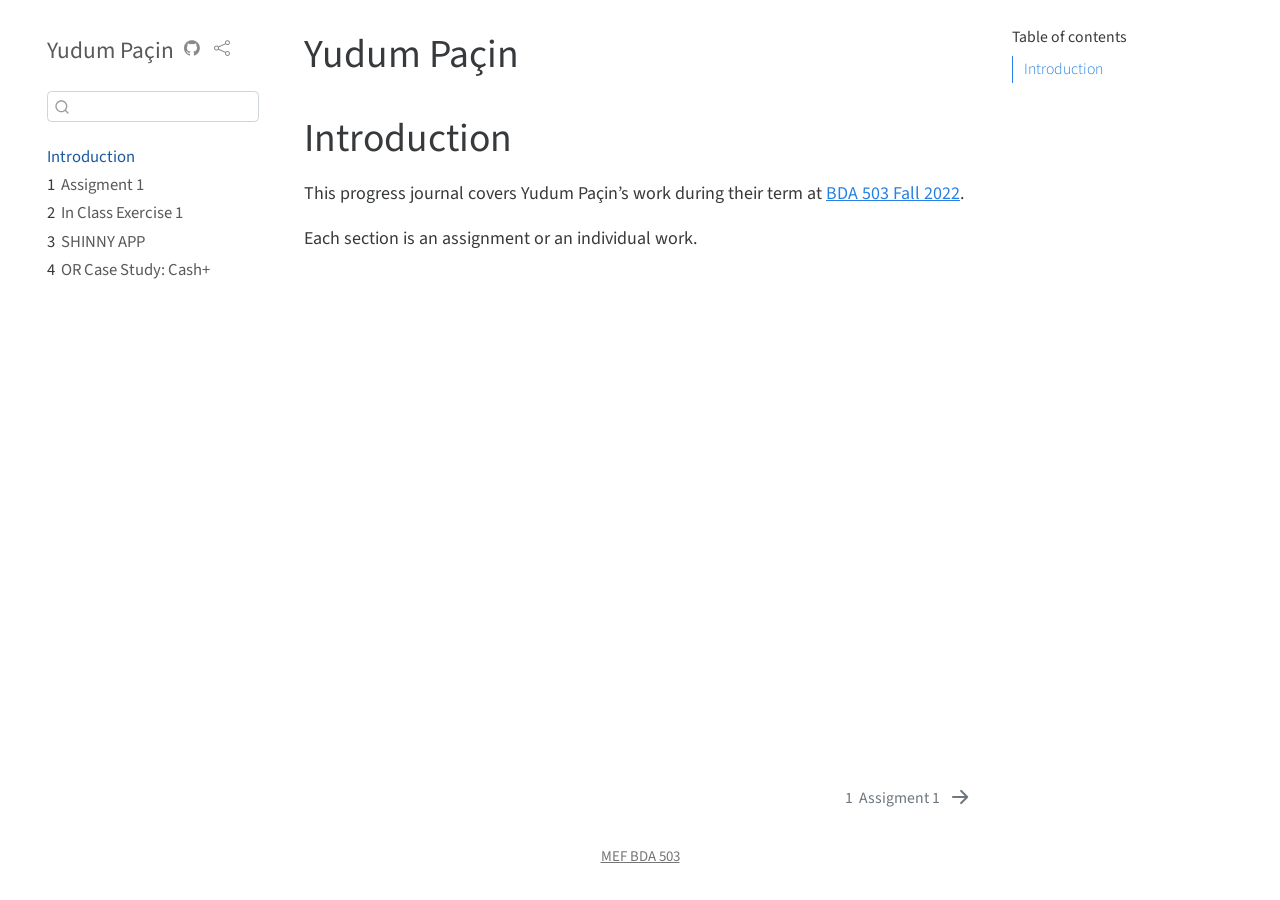
<file: docs/index.html>
<!DOCTYPE html>
<html xmlns="http://www.w3.org/1999/xhtml" lang="en" xml:lang="en"><head>

<meta charset="utf-8">
<meta name="generator" content="quarto-1.1.251">

<meta name="viewport" content="width=device-width, initial-scale=1.0, user-scalable=yes">


<title>Yudum Paçin</title>
<style>
code{white-space: pre-wrap;}
span.smallcaps{font-variant: small-caps;}
div.columns{display: flex; gap: min(4vw, 1.5em);}
div.column{flex: auto; overflow-x: auto;}
div.hanging-indent{margin-left: 1.5em; text-indent: -1.5em;}
ul.task-list{list-style: none;}
ul.task-list li input[type="checkbox"] {
  width: 0.8em;
  margin: 0 0.8em 0.2em -1.6em;
  vertical-align: middle;
}
</style>


<script src="site_libs/quarto-nav/quarto-nav.js"></script>
<script src="site_libs/quarto-nav/headroom.min.js"></script>
<script src="site_libs/clipboard/clipboard.min.js"></script>
<script src="site_libs/quarto-search/autocomplete.umd.js"></script>
<script src="site_libs/quarto-search/fuse.min.js"></script>
<script src="site_libs/quarto-search/quarto-search.js"></script>
<meta name="quarto:offset" content="./">
<link href="./assignment1.html" rel="next">
<script src="site_libs/quarto-html/quarto.js"></script>
<script src="site_libs/quarto-html/popper.min.js"></script>
<script src="site_libs/quarto-html/tippy.umd.min.js"></script>
<script src="site_libs/quarto-html/anchor.min.js"></script>
<link href="site_libs/quarto-html/tippy.css" rel="stylesheet">
<link href="site_libs/quarto-html/quarto-syntax-highlighting.css" rel="stylesheet" id="quarto-text-highlighting-styles">
<script src="site_libs/bootstrap/bootstrap.min.js"></script>
<link href="site_libs/bootstrap/bootstrap-icons.css" rel="stylesheet">
<link href="site_libs/bootstrap/bootstrap.min.css" rel="stylesheet" id="quarto-bootstrap" data-mode="light">
<script id="quarto-search-options" type="application/json">{
  "location": "sidebar",
  "copy-button": false,
  "collapse-after": 3,
  "panel-placement": "start",
  "type": "textbox",
  "limit": 20,
  "language": {
    "search-no-results-text": "No results",
    "search-matching-documents-text": "matching documents",
    "search-copy-link-title": "Copy link to search",
    "search-hide-matches-text": "Hide additional matches",
    "search-more-match-text": "more match in this document",
    "search-more-matches-text": "more matches in this document",
    "search-clear-button-title": "Clear",
    "search-detached-cancel-button-title": "Cancel",
    "search-submit-button-title": "Submit"
  }
}</script>


</head>

<body class="nav-sidebar floating">

<div id="quarto-search-results"></div>
  <header id="quarto-header" class="headroom fixed-top">
  <nav class="quarto-secondary-nav" data-bs-toggle="collapse" data-bs-target="#quarto-sidebar" aria-controls="quarto-sidebar" aria-expanded="false" aria-label="Toggle sidebar navigation" onclick="if (window.quartoToggleHeadroom) { window.quartoToggleHeadroom(); }">
    <div class="container-fluid d-flex justify-content-between">
      <h1 class="quarto-secondary-nav-title">Yudum Paçin</h1>
      <button type="button" class="quarto-btn-toggle btn" aria-label="Show secondary navigation">
        <i class="bi bi-chevron-right"></i>
      </button>
    </div>
  </nav>
</header>
<!-- content -->
<div id="quarto-content" class="quarto-container page-columns page-rows-contents page-layout-article">
<!-- sidebar -->
  <nav id="quarto-sidebar" class="sidebar collapse sidebar-navigation floating overflow-auto">
    <div class="pt-lg-2 mt-2 text-left sidebar-header">
    <div class="sidebar-title mb-0 py-0">
      <a href="./">Yudum Paçin</a> 
        <div class="sidebar-tools-main">
    <a href="https://github.com/pjournal/mef06-yudumpacin" title="Source Code" class="sidebar-tool px-1"><i class="bi bi-github"></i></a>
    <a href="" title="Share" id="sidebar-tool-dropdown-0" class="sidebar-tool dropdown-toggle px-1" data-bs-toggle="dropdown" aria-expanded="false"><i class="bi bi-share"></i></a>
    <ul class="dropdown-menu" aria-labelledby="sidebar-tool-dropdown-0">
        <li>
          <a class="dropdown-item sidebar-tools-main-item" href="https://twitter.com/intent/tweet?url=|url|">
            <i class="bi bi-bi-twitter pe-1"></i>
          Twitter
          </a>
        </li>
        <li>
          <a class="dropdown-item sidebar-tools-main-item" href="https://www.facebook.com/sharer/sharer.php?u=|url|">
            <i class="bi bi-bi-facebook pe-1"></i>
          Facebook
          </a>
        </li>
    </ul>
</div>
    </div>
      </div>
      <div class="mt-2 flex-shrink-0 align-items-center">
        <div class="sidebar-search">
        <div id="quarto-search" class="" title="Search"></div>
        </div>
      </div>
    <div class="sidebar-menu-container"> 
    <ul class="list-unstyled mt-1">
        <li class="sidebar-item">
  <div class="sidebar-item-container"> 
  <a href="./index.html" class="sidebar-item-text sidebar-link active">Introduction</a>
  </div>
</li>
        <li class="sidebar-item">
  <div class="sidebar-item-container"> 
  <a href="./assignment1.html" class="sidebar-item-text sidebar-link"><span class="chapter-number">1</span>&nbsp; <span class="chapter-title">Assigment 1</span></a>
  </div>
</li>
        <li class="sidebar-item">
  <div class="sidebar-item-container"> 
  <a href="./inclass1.html" class="sidebar-item-text sidebar-link"><span class="chapter-number">2</span>&nbsp; <span class="chapter-title">In Class Exercise 1</span></a>
  </div>
</li>
        <li class="sidebar-item">
  <div class="sidebar-item-container"> 
  <a href="./shinnyapp.html" class="sidebar-item-text sidebar-link"><span class="chapter-number">3</span>&nbsp; <span class="chapter-title">SHINNY APP</span></a>
  </div>
</li>
        <li class="sidebar-item">
  <div class="sidebar-item-container"> 
  <a href="./or.html" class="sidebar-item-text sidebar-link"><span class="chapter-number">4</span>&nbsp; <span class="chapter-title">OR Case Study: Cash+</span></a>
  </div>
</li>
    </ul>
    </div>
</nav>
<!-- margin-sidebar -->
    <div id="quarto-margin-sidebar" class="sidebar margin-sidebar">
        <nav id="TOC" role="doc-toc" class="toc-active">
    <h2 id="toc-title">Table of contents</h2>
   
  <ul>
  <li><a href="#introduction" id="toc-introduction" class="nav-link active" data-scroll-target="#introduction">Introduction</a></li>
  </ul>
</nav>
    </div>
<!-- main -->
<main class="content" id="quarto-document-content">

<header id="title-block-header" class="quarto-title-block default">
<div class="quarto-title">
<h1 class="title d-none d-lg-block">Yudum Paçin</h1>
</div>



<div class="quarto-title-meta">

    
    
  </div>
  

</header>

<section id="introduction" class="level1 unnumbered">
<h1 class="unnumbered">Introduction</h1>
<!-- DO NOT TOUCH THIS PART EXCEPT FILLING YOUR OR YOUR GROUP's NAME -->
<p>This progress journal covers Yudum Paçin’s work during their term at <a href="https://mef-bda503.github.io/fall22/">BDA 503 Fall 2022</a>.</p>
<p>Each section is an assignment or an individual work.</p>
<!-- IF THIS IS A GROUP UNCOMMENT BELOW -->
<!-- # Group Members

+ [Member 1](Member 1's Progress Journal URL with https://)  
+ [Member 2](Member 2's Progress Journal URL with https://)
+ [Member 3](Member 3's Progress Journal URL with https://)

# Group Project Details

Our group project is [PROJECT NAME]. [SHORT DESCRIPTION] -->


</section>

</main> <!-- /main -->
<script id="quarto-html-after-body" type="application/javascript">
window.document.addEventListener("DOMContentLoaded", function (event) {
  const toggleBodyColorMode = (bsSheetEl) => {
    const mode = bsSheetEl.getAttribute("data-mode");
    const bodyEl = window.document.querySelector("body");
    if (mode === "dark") {
      bodyEl.classList.add("quarto-dark");
      bodyEl.classList.remove("quarto-light");
    } else {
      bodyEl.classList.add("quarto-light");
      bodyEl.classList.remove("quarto-dark");
    }
  }
  const toggleBodyColorPrimary = () => {
    const bsSheetEl = window.document.querySelector("link#quarto-bootstrap");
    if (bsSheetEl) {
      toggleBodyColorMode(bsSheetEl);
    }
  }
  toggleBodyColorPrimary();  
  const icon = "";
  const anchorJS = new window.AnchorJS();
  anchorJS.options = {
    placement: 'right',
    icon: icon
  };
  anchorJS.add('.anchored');
  const clipboard = new window.ClipboardJS('.code-copy-button', {
    target: function(trigger) {
      return trigger.previousElementSibling;
    }
  });
  clipboard.on('success', function(e) {
    // button target
    const button = e.trigger;
    // don't keep focus
    button.blur();
    // flash "checked"
    button.classList.add('code-copy-button-checked');
    var currentTitle = button.getAttribute("title");
    button.setAttribute("title", "Copied!");
    setTimeout(function() {
      button.setAttribute("title", currentTitle);
      button.classList.remove('code-copy-button-checked');
    }, 1000);
    // clear code selection
    e.clearSelection();
  });
  function tippyHover(el, contentFn) {
    const config = {
      allowHTML: true,
      content: contentFn,
      maxWidth: 500,
      delay: 100,
      arrow: false,
      appendTo: function(el) {
          return el.parentElement;
      },
      interactive: true,
      interactiveBorder: 10,
      theme: 'quarto',
      placement: 'bottom-start'
    };
    window.tippy(el, config); 
  }
  const noterefs = window.document.querySelectorAll('a[role="doc-noteref"]');
  for (var i=0; i<noterefs.length; i++) {
    const ref = noterefs[i];
    tippyHover(ref, function() {
      // use id or data attribute instead here
      let href = ref.getAttribute('data-footnote-href') || ref.getAttribute('href');
      try { href = new URL(href).hash; } catch {}
      const id = href.replace(/^#\/?/, "");
      const note = window.document.getElementById(id);
      return note.innerHTML;
    });
  }
  var bibliorefs = window.document.querySelectorAll('a[role="doc-biblioref"]');
  for (var i=0; i<bibliorefs.length; i++) {
    const ref = bibliorefs[i];
    const cites = ref.parentNode.getAttribute('data-cites').split(' ');
    tippyHover(ref, function() {
      var popup = window.document.createElement('div');
      cites.forEach(function(cite) {
        var citeDiv = window.document.createElement('div');
        citeDiv.classList.add('hanging-indent');
        citeDiv.classList.add('csl-entry');
        var biblioDiv = window.document.getElementById('ref-' + cite);
        if (biblioDiv) {
          citeDiv.innerHTML = biblioDiv.innerHTML;
        }
        popup.appendChild(citeDiv);
      });
      return popup.innerHTML;
    });
  }
});
</script>
<nav class="page-navigation">
  <div class="nav-page nav-page-previous">
  </div>
  <div class="nav-page nav-page-next">
      <a href="./assignment1.html" class="pagination-link">
        <span class="nav-page-text"><span class="chapter-number">1</span>&nbsp; <span class="chapter-title">Assigment 1</span></span> <i class="bi bi-arrow-right-short"></i>
      </a>
  </div>
</nav>
</div> <!-- /content -->
<footer class="footer">
  <div class="nav-footer">
      <div class="nav-footer-center"><a href="https://mef-bda503.github.io">MEF BDA 503</a></div>
  </div>
</footer>



</body></html>
</file>
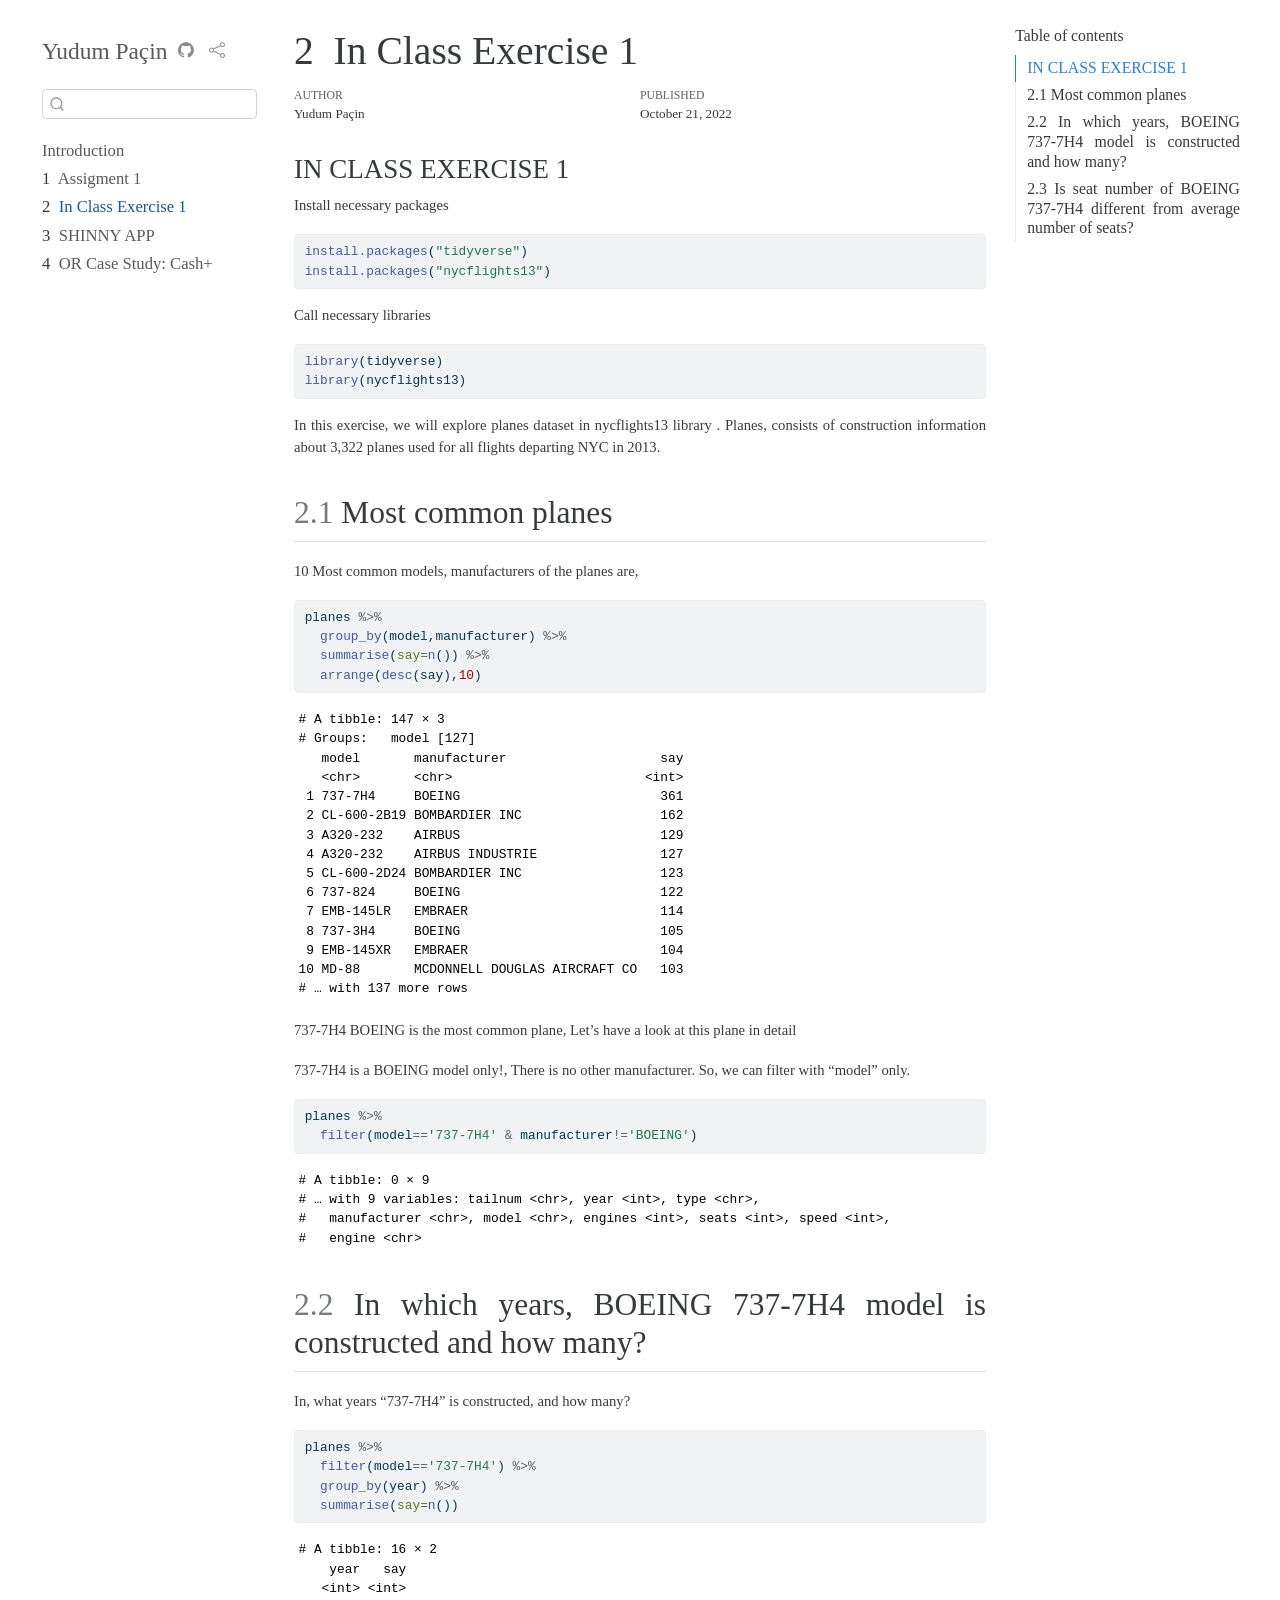
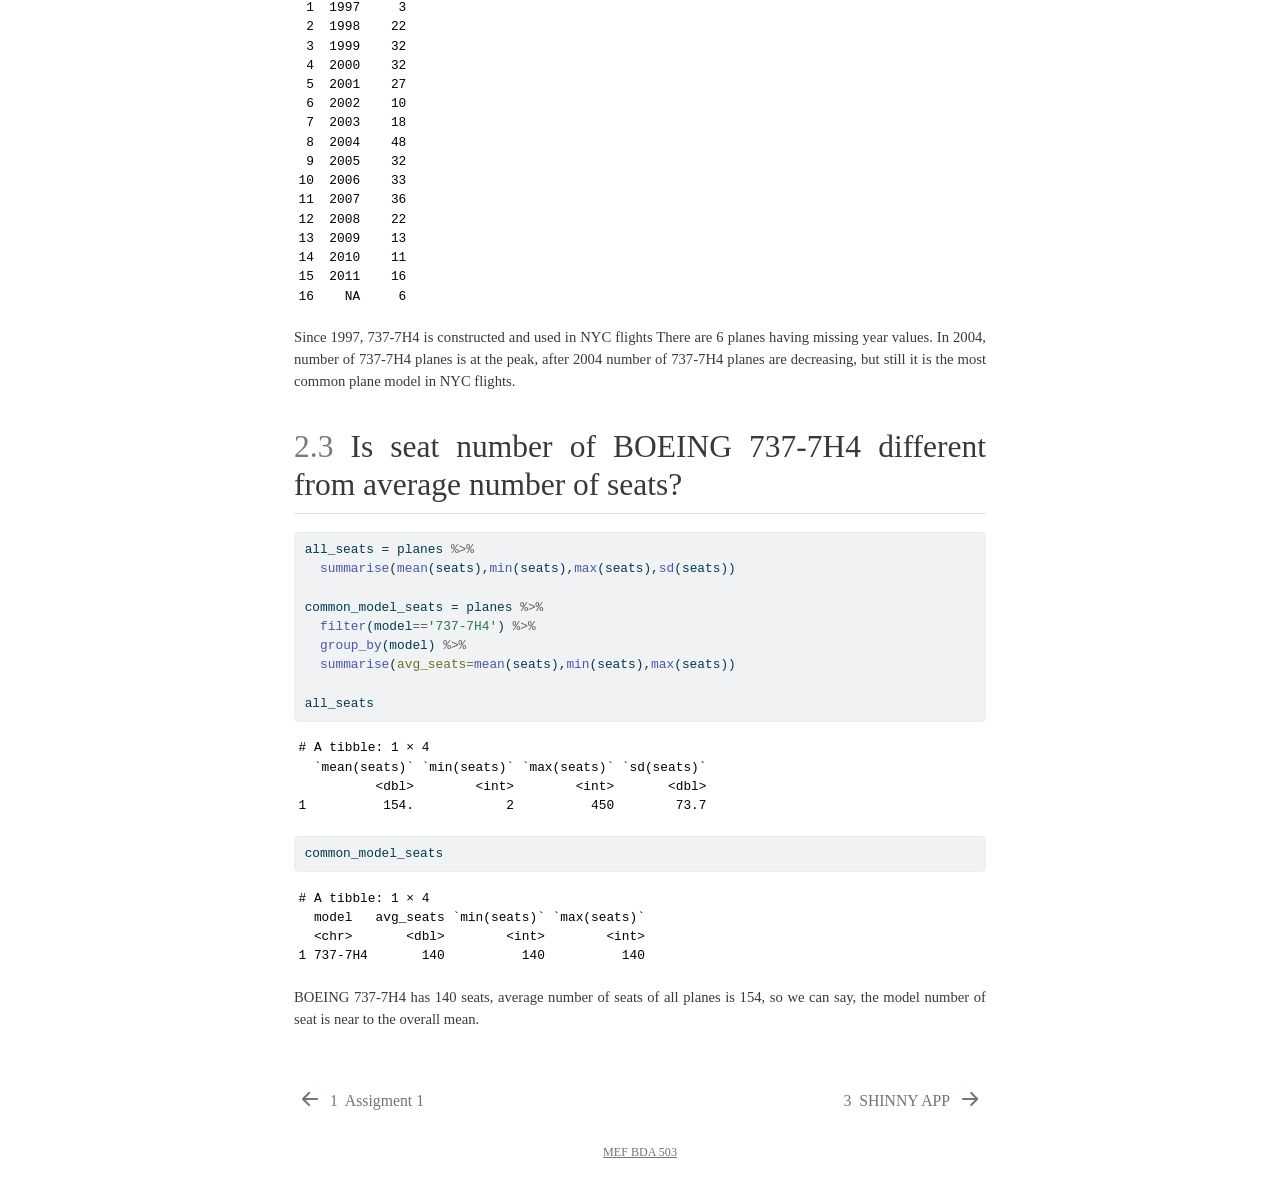
<file: docs/inclass1.html>
<!DOCTYPE html>
<html xmlns="http://www.w3.org/1999/xhtml" lang="en" xml:lang="en"><head>

<meta charset="utf-8">
<meta name="generator" content="quarto-1.1.251">

<meta name="viewport" content="width=device-width, initial-scale=1.0, user-scalable=yes">

<meta name="author" content="Yudum Paçin">
<meta name="dcterms.date" content="2022-10-21">

<title>Yudum Paçin - 2&nbsp; In Class Exercise 1</title>
<style>
code{white-space: pre-wrap;}
span.smallcaps{font-variant: small-caps;}
div.columns{display: flex; gap: min(4vw, 1.5em);}
div.column{flex: auto; overflow-x: auto;}
div.hanging-indent{margin-left: 1.5em; text-indent: -1.5em;}
ul.task-list{list-style: none;}
ul.task-list li input[type="checkbox"] {
  width: 0.8em;
  margin: 0 0.8em 0.2em -1.6em;
  vertical-align: middle;
}
pre > code.sourceCode { white-space: pre; position: relative; }
pre > code.sourceCode > span { display: inline-block; line-height: 1.25; }
pre > code.sourceCode > span:empty { height: 1.2em; }
.sourceCode { overflow: visible; }
code.sourceCode > span { color: inherit; text-decoration: inherit; }
div.sourceCode { margin: 1em 0; }
pre.sourceCode { margin: 0; }
@media screen {
div.sourceCode { overflow: auto; }
}
@media print {
pre > code.sourceCode { white-space: pre-wrap; }
pre > code.sourceCode > span { text-indent: -5em; padding-left: 5em; }
}
pre.numberSource code
  { counter-reset: source-line 0; }
pre.numberSource code > span
  { position: relative; left: -4em; counter-increment: source-line; }
pre.numberSource code > span > a:first-child::before
  { content: counter(source-line);
    position: relative; left: -1em; text-align: right; vertical-align: baseline;
    border: none; display: inline-block;
    -webkit-touch-callout: none; -webkit-user-select: none;
    -khtml-user-select: none; -moz-user-select: none;
    -ms-user-select: none; user-select: none;
    padding: 0 4px; width: 4em;
    color: #aaaaaa;
  }
pre.numberSource { margin-left: 3em; border-left: 1px solid #aaaaaa;  padding-left: 4px; }
div.sourceCode
  {   }
@media screen {
pre > code.sourceCode > span > a:first-child::before { text-decoration: underline; }
}
code span.al { color: #ff0000; font-weight: bold; } /* Alert */
code span.an { color: #60a0b0; font-weight: bold; font-style: italic; } /* Annotation */
code span.at { color: #7d9029; } /* Attribute */
code span.bn { color: #40a070; } /* BaseN */
code span.bu { color: #008000; } /* BuiltIn */
code span.cf { color: #007020; font-weight: bold; } /* ControlFlow */
code span.ch { color: #4070a0; } /* Char */
code span.cn { color: #880000; } /* Constant */
code span.co { color: #60a0b0; font-style: italic; } /* Comment */
code span.cv { color: #60a0b0; font-weight: bold; font-style: italic; } /* CommentVar */
code span.do { color: #ba2121; font-style: italic; } /* Documentation */
code span.dt { color: #902000; } /* DataType */
code span.dv { color: #40a070; } /* DecVal */
code span.er { color: #ff0000; font-weight: bold; } /* Error */
code span.ex { } /* Extension */
code span.fl { color: #40a070; } /* Float */
code span.fu { color: #06287e; } /* Function */
code span.im { color: #008000; font-weight: bold; } /* Import */
code span.in { color: #60a0b0; font-weight: bold; font-style: italic; } /* Information */
code span.kw { color: #007020; font-weight: bold; } /* Keyword */
code span.op { color: #666666; } /* Operator */
code span.ot { color: #007020; } /* Other */
code span.pp { color: #bc7a00; } /* Preprocessor */
code span.sc { color: #4070a0; } /* SpecialChar */
code span.ss { color: #bb6688; } /* SpecialString */
code span.st { color: #4070a0; } /* String */
code span.va { color: #19177c; } /* Variable */
code span.vs { color: #4070a0; } /* VerbatimString */
code span.wa { color: #60a0b0; font-weight: bold; font-style: italic; } /* Warning */
</style>


<script src="site_libs/quarto-nav/quarto-nav.js"></script>
<script src="site_libs/quarto-nav/headroom.min.js"></script>
<script src="site_libs/clipboard/clipboard.min.js"></script>
<script src="site_libs/quarto-search/autocomplete.umd.js"></script>
<script src="site_libs/quarto-search/fuse.min.js"></script>
<script src="site_libs/quarto-search/quarto-search.js"></script>
<meta name="quarto:offset" content="./">
<link href="./shinnyapp.html" rel="next">
<link href="./assignment1.html" rel="prev">
<script src="site_libs/quarto-html/quarto.js"></script>
<script src="site_libs/quarto-html/popper.min.js"></script>
<script src="site_libs/quarto-html/tippy.umd.min.js"></script>
<script src="site_libs/quarto-html/anchor.min.js"></script>
<link href="site_libs/quarto-html/tippy.css" rel="stylesheet">
<link href="site_libs/quarto-html/quarto-syntax-highlighting.css" rel="stylesheet" id="quarto-text-highlighting-styles">
<script src="site_libs/bootstrap/bootstrap.min.js"></script>
<link href="site_libs/bootstrap/bootstrap-icons.css" rel="stylesheet">
<link href="site_libs/bootstrap/bootstrap.min.css" rel="stylesheet" id="quarto-bootstrap" data-mode="light">
<script id="quarto-search-options" type="application/json">{
  "location": "sidebar",
  "copy-button": false,
  "collapse-after": 3,
  "panel-placement": "start",
  "type": "textbox",
  "limit": 20,
  "language": {
    "search-no-results-text": "No results",
    "search-matching-documents-text": "matching documents",
    "search-copy-link-title": "Copy link to search",
    "search-hide-matches-text": "Hide additional matches",
    "search-more-match-text": "more match in this document",
    "search-more-matches-text": "more matches in this document",
    "search-clear-button-title": "Clear",
    "search-detached-cancel-button-title": "Cancel",
    "search-submit-button-title": "Submit"
  }
}</script>


</head>

<body class="nav-sidebar floating">

<div id="quarto-search-results"></div>
  <header id="quarto-header" class="headroom fixed-top">
  <nav class="quarto-secondary-nav" data-bs-toggle="collapse" data-bs-target="#quarto-sidebar" aria-controls="quarto-sidebar" aria-expanded="false" aria-label="Toggle sidebar navigation" onclick="if (window.quartoToggleHeadroom) { window.quartoToggleHeadroom(); }">
    <div class="container-fluid d-flex justify-content-between">
      <h1 class="quarto-secondary-nav-title"><span class="chapter-number">2</span>&nbsp; <span class="chapter-title">In Class Exercise 1</span></h1>
      <button type="button" class="quarto-btn-toggle btn" aria-label="Show secondary navigation">
        <i class="bi bi-chevron-right"></i>
      </button>
    </div>
  </nav>
</header>
<!-- content -->
<div id="quarto-content" class="quarto-container page-columns page-rows-contents page-layout-article">
<!-- sidebar -->
  <nav id="quarto-sidebar" class="sidebar collapse sidebar-navigation floating overflow-auto">
    <div class="pt-lg-2 mt-2 text-left sidebar-header">
    <div class="sidebar-title mb-0 py-0">
      <a href="./">Yudum Paçin</a> 
        <div class="sidebar-tools-main">
    <a href="https://github.com/pjournal/mef06-yudumpacin" title="Source Code" class="sidebar-tool px-1"><i class="bi bi-github"></i></a>
    <a href="" title="Share" id="sidebar-tool-dropdown-0" class="sidebar-tool dropdown-toggle px-1" data-bs-toggle="dropdown" aria-expanded="false"><i class="bi bi-share"></i></a>
    <ul class="dropdown-menu" aria-labelledby="sidebar-tool-dropdown-0">
        <li>
          <a class="dropdown-item sidebar-tools-main-item" href="https://twitter.com/intent/tweet?url=|url|">
            <i class="bi bi-bi-twitter pe-1"></i>
          Twitter
          </a>
        </li>
        <li>
          <a class="dropdown-item sidebar-tools-main-item" href="https://www.facebook.com/sharer/sharer.php?u=|url|">
            <i class="bi bi-bi-facebook pe-1"></i>
          Facebook
          </a>
        </li>
    </ul>
</div>
    </div>
      </div>
      <div class="mt-2 flex-shrink-0 align-items-center">
        <div class="sidebar-search">
        <div id="quarto-search" class="" title="Search"></div>
        </div>
      </div>
    <div class="sidebar-menu-container"> 
    <ul class="list-unstyled mt-1">
        <li class="sidebar-item">
  <div class="sidebar-item-container"> 
  <a href="./index.html" class="sidebar-item-text sidebar-link">Introduction</a>
  </div>
</li>
        <li class="sidebar-item">
  <div class="sidebar-item-container"> 
  <a href="./assignment1.html" class="sidebar-item-text sidebar-link"><span class="chapter-number">1</span>&nbsp; <span class="chapter-title">Assigment 1</span></a>
  </div>
</li>
        <li class="sidebar-item">
  <div class="sidebar-item-container"> 
  <a href="./inclass1.html" class="sidebar-item-text sidebar-link active"><span class="chapter-number">2</span>&nbsp; <span class="chapter-title">In Class Exercise 1</span></a>
  </div>
</li>
        <li class="sidebar-item">
  <div class="sidebar-item-container"> 
  <a href="./shinnyapp.html" class="sidebar-item-text sidebar-link"><span class="chapter-number">3</span>&nbsp; <span class="chapter-title">SHINNY APP</span></a>
  </div>
</li>
        <li class="sidebar-item">
  <div class="sidebar-item-container"> 
  <a href="./or.html" class="sidebar-item-text sidebar-link"><span class="chapter-number">4</span>&nbsp; <span class="chapter-title">OR Case Study: Cash+</span></a>
  </div>
</li>
    </ul>
    </div>
</nav>
<!-- margin-sidebar -->
    <div id="quarto-margin-sidebar" class="sidebar margin-sidebar">
        <nav id="TOC" role="doc-toc" class="toc-active">
    <h2 id="toc-title">Table of contents</h2>
   
  <ul>
  <li><a href="#in-class-exercise-1" id="toc-in-class-exercise-1" class="nav-link active" data-scroll-target="#in-class-exercise-1">IN CLASS EXERCISE 1</a></li>
  <li><a href="#most-common-planes" id="toc-most-common-planes" class="nav-link" data-scroll-target="#most-common-planes"><span class="toc-section-number">2.1</span>  Most common planes</a></li>
  <li><a href="#in-which-years-boeing-737-7h4-model-is-constructed-and-how-many" id="toc-in-which-years-boeing-737-7h4-model-is-constructed-and-how-many" class="nav-link" data-scroll-target="#in-which-years-boeing-737-7h4-model-is-constructed-and-how-many"><span class="toc-section-number">2.2</span>  In which years, BOEING 737-7H4 model is constructed and how many?</a></li>
  <li><a href="#is-seat-number-of-boeing-737-7h4-different-from-average-number-of-seats" id="toc-is-seat-number-of-boeing-737-7h4-different-from-average-number-of-seats" class="nav-link" data-scroll-target="#is-seat-number-of-boeing-737-7h4-different-from-average-number-of-seats"><span class="toc-section-number">2.3</span>  Is seat number of BOEING 737-7H4 different from average number of seats?</a></li>
  </ul>
</nav>
    </div>
<!-- main -->
<main class="content" id="quarto-document-content">

<header id="title-block-header" class="quarto-title-block default">
<div class="quarto-title">
<h1 class="title d-none d-lg-block"><span class="chapter-number">2</span>&nbsp; <span class="chapter-title">In Class Exercise 1</span></h1>
</div>



<div class="quarto-title-meta">

    <div>
    <div class="quarto-title-meta-heading">Author</div>
    <div class="quarto-title-meta-contents">
             <p>Yudum Paçin </p>
          </div>
  </div>
    
    <div>
    <div class="quarto-title-meta-heading">Published</div>
    <div class="quarto-title-meta-contents">
      <p class="date">October 21, 2022</p>
    </div>
  </div>
    
  </div>
  

</header>

<style>
    body { 
    font-family: Calibri;
    text-align: justify;
    font-size: 11pt;
    }
</style>
<section id="in-class-exercise-1" class="level3 unnumbered">
<h3 class="unnumbered anchored" data-anchor-id="in-class-exercise-1">IN CLASS EXERCISE 1</h3>
<p>Install necessary packages</p>
<div class="cell">
<div class="sourceCode cell-code" id="cb1"><pre class="sourceCode r code-with-copy"><code class="sourceCode r"><span id="cb1-1"><a href="#cb1-1" aria-hidden="true" tabindex="-1"></a><span class="fu">install.packages</span>(<span class="st">"tidyverse"</span>)</span>
<span id="cb1-2"><a href="#cb1-2" aria-hidden="true" tabindex="-1"></a><span class="fu">install.packages</span>(<span class="st">"nycflights13"</span>)</span></code><button title="Copy to Clipboard" class="code-copy-button"><i class="bi"></i></button></pre></div>
</div>
<p>Call necessary libraries</p>
<div class="cell">
<div class="sourceCode cell-code" id="cb2"><pre class="sourceCode r code-with-copy"><code class="sourceCode r"><span id="cb2-1"><a href="#cb2-1" aria-hidden="true" tabindex="-1"></a><span class="fu">library</span>(tidyverse)</span>
<span id="cb2-2"><a href="#cb2-2" aria-hidden="true" tabindex="-1"></a><span class="fu">library</span>(nycflights13)</span></code><button title="Copy to Clipboard" class="code-copy-button"><i class="bi"></i></button></pre></div>
</div>
<p>In this exercise, we will explore planes dataset in nycflights13 library . Planes, consists of construction information about 3,322 planes used for all flights departing NYC in 2013.</p>
</section>
<section id="most-common-planes" class="level2" data-number="2.1">
<h2 data-number="2.1" class="anchored" data-anchor-id="most-common-planes"><span class="header-section-number">2.1</span> Most common planes</h2>
<p>10 Most common models, manufacturers of the planes are,</p>
<div class="cell">
<div class="sourceCode cell-code" id="cb3"><pre class="sourceCode r code-with-copy"><code class="sourceCode r"><span id="cb3-1"><a href="#cb3-1" aria-hidden="true" tabindex="-1"></a>planes <span class="sc">%&gt;%</span> </span>
<span id="cb3-2"><a href="#cb3-2" aria-hidden="true" tabindex="-1"></a>  <span class="fu">group_by</span>(model,manufacturer) <span class="sc">%&gt;%</span></span>
<span id="cb3-3"><a href="#cb3-3" aria-hidden="true" tabindex="-1"></a>  <span class="fu">summarise</span>(<span class="at">say=</span><span class="fu">n</span>()) <span class="sc">%&gt;%</span></span>
<span id="cb3-4"><a href="#cb3-4" aria-hidden="true" tabindex="-1"></a>  <span class="fu">arrange</span>(<span class="fu">desc</span>(say),<span class="dv">10</span>)</span></code><button title="Copy to Clipboard" class="code-copy-button"><i class="bi"></i></button></pre></div>
<div class="cell-output cell-output-stdout">
<pre><code># A tibble: 147 × 3
# Groups:   model [127]
   model       manufacturer                    say
   &lt;chr&gt;       &lt;chr&gt;                         &lt;int&gt;
 1 737-7H4     BOEING                          361
 2 CL-600-2B19 BOMBARDIER INC                  162
 3 A320-232    AIRBUS                          129
 4 A320-232    AIRBUS INDUSTRIE                127
 5 CL-600-2D24 BOMBARDIER INC                  123
 6 737-824     BOEING                          122
 7 EMB-145LR   EMBRAER                         114
 8 737-3H4     BOEING                          105
 9 EMB-145XR   EMBRAER                         104
10 MD-88       MCDONNELL DOUGLAS AIRCRAFT CO   103
# … with 137 more rows</code></pre>
</div>
</div>
<p>737-7H4 BOEING is the most common plane, Let’s have a look at this plane in detail</p>
<p>737-7H4 is a BOEING model only!, There is no other manufacturer. So, we can filter with “model” only.</p>
<div class="cell">
<div class="sourceCode cell-code" id="cb5"><pre class="sourceCode r code-with-copy"><code class="sourceCode r"><span id="cb5-1"><a href="#cb5-1" aria-hidden="true" tabindex="-1"></a>planes <span class="sc">%&gt;%</span> </span>
<span id="cb5-2"><a href="#cb5-2" aria-hidden="true" tabindex="-1"></a>  <span class="fu">filter</span>(model<span class="sc">==</span><span class="st">'737-7H4'</span> <span class="sc">&amp;</span> manufacturer<span class="sc">!=</span><span class="st">'BOEING'</span>) </span></code><button title="Copy to Clipboard" class="code-copy-button"><i class="bi"></i></button></pre></div>
<div class="cell-output cell-output-stdout">
<pre><code># A tibble: 0 × 9
# … with 9 variables: tailnum &lt;chr&gt;, year &lt;int&gt;, type &lt;chr&gt;,
#   manufacturer &lt;chr&gt;, model &lt;chr&gt;, engines &lt;int&gt;, seats &lt;int&gt;, speed &lt;int&gt;,
#   engine &lt;chr&gt;</code></pre>
</div>
</div>
</section>
<section id="in-which-years-boeing-737-7h4-model-is-constructed-and-how-many" class="level2" data-number="2.2">
<h2 data-number="2.2" class="anchored" data-anchor-id="in-which-years-boeing-737-7h4-model-is-constructed-and-how-many"><span class="header-section-number">2.2</span> In which years, BOEING 737-7H4 model is constructed and how many?</h2>
<p>In, what years “737-7H4” is constructed, and how many?</p>
<div class="cell">
<div class="sourceCode cell-code" id="cb7"><pre class="sourceCode r code-with-copy"><code class="sourceCode r"><span id="cb7-1"><a href="#cb7-1" aria-hidden="true" tabindex="-1"></a>planes <span class="sc">%&gt;%</span> </span>
<span id="cb7-2"><a href="#cb7-2" aria-hidden="true" tabindex="-1"></a>  <span class="fu">filter</span>(model<span class="sc">==</span><span class="st">'737-7H4'</span>) <span class="sc">%&gt;%</span></span>
<span id="cb7-3"><a href="#cb7-3" aria-hidden="true" tabindex="-1"></a>  <span class="fu">group_by</span>(year) <span class="sc">%&gt;%</span></span>
<span id="cb7-4"><a href="#cb7-4" aria-hidden="true" tabindex="-1"></a>  <span class="fu">summarise</span>(<span class="at">say=</span><span class="fu">n</span>())</span></code><button title="Copy to Clipboard" class="code-copy-button"><i class="bi"></i></button></pre></div>
<div class="cell-output cell-output-stdout">
<pre><code># A tibble: 16 × 2
    year   say
   &lt;int&gt; &lt;int&gt;
 1  1997     3
 2  1998    22
 3  1999    32
 4  2000    32
 5  2001    27
 6  2002    10
 7  2003    18
 8  2004    48
 9  2005    32
10  2006    33
11  2007    36
12  2008    22
13  2009    13
14  2010    11
15  2011    16
16    NA     6</code></pre>
</div>
</div>
<p>Since 1997, 737-7H4 is constructed and used in NYC flights There are 6 planes having missing year values. In 2004, number of 737-7H4 planes is at the peak, after 2004 number of 737-7H4 planes are decreasing, but still it is the most common plane model in NYC flights.</p>
</section>
<section id="is-seat-number-of-boeing-737-7h4-different-from-average-number-of-seats" class="level2" data-number="2.3">
<h2 data-number="2.3" class="anchored" data-anchor-id="is-seat-number-of-boeing-737-7h4-different-from-average-number-of-seats"><span class="header-section-number">2.3</span> Is seat number of BOEING 737-7H4 different from average number of seats?</h2>
<div class="cell">
<div class="sourceCode cell-code" id="cb9"><pre class="sourceCode r code-with-copy"><code class="sourceCode r"><span id="cb9-1"><a href="#cb9-1" aria-hidden="true" tabindex="-1"></a>all_seats <span class="ot">=</span> planes <span class="sc">%&gt;%</span> </span>
<span id="cb9-2"><a href="#cb9-2" aria-hidden="true" tabindex="-1"></a>  <span class="fu">summarise</span>(<span class="fu">mean</span>(seats),<span class="fu">min</span>(seats),<span class="fu">max</span>(seats),<span class="fu">sd</span>(seats))</span>
<span id="cb9-3"><a href="#cb9-3" aria-hidden="true" tabindex="-1"></a></span>
<span id="cb9-4"><a href="#cb9-4" aria-hidden="true" tabindex="-1"></a>common_model_seats <span class="ot">=</span> planes <span class="sc">%&gt;%</span> </span>
<span id="cb9-5"><a href="#cb9-5" aria-hidden="true" tabindex="-1"></a>  <span class="fu">filter</span>(model<span class="sc">==</span><span class="st">'737-7H4'</span>) <span class="sc">%&gt;%</span></span>
<span id="cb9-6"><a href="#cb9-6" aria-hidden="true" tabindex="-1"></a>  <span class="fu">group_by</span>(model) <span class="sc">%&gt;%</span></span>
<span id="cb9-7"><a href="#cb9-7" aria-hidden="true" tabindex="-1"></a>  <span class="fu">summarise</span>(<span class="at">avg_seats=</span><span class="fu">mean</span>(seats),<span class="fu">min</span>(seats),<span class="fu">max</span>(seats))</span>
<span id="cb9-8"><a href="#cb9-8" aria-hidden="true" tabindex="-1"></a></span>
<span id="cb9-9"><a href="#cb9-9" aria-hidden="true" tabindex="-1"></a>all_seats</span></code><button title="Copy to Clipboard" class="code-copy-button"><i class="bi"></i></button></pre></div>
<div class="cell-output cell-output-stdout">
<pre><code># A tibble: 1 × 4
  `mean(seats)` `min(seats)` `max(seats)` `sd(seats)`
          &lt;dbl&gt;        &lt;int&gt;        &lt;int&gt;       &lt;dbl&gt;
1          154.            2          450        73.7</code></pre>
</div>
<div class="sourceCode cell-code" id="cb11"><pre class="sourceCode r code-with-copy"><code class="sourceCode r"><span id="cb11-1"><a href="#cb11-1" aria-hidden="true" tabindex="-1"></a>common_model_seats</span></code><button title="Copy to Clipboard" class="code-copy-button"><i class="bi"></i></button></pre></div>
<div class="cell-output cell-output-stdout">
<pre><code># A tibble: 1 × 4
  model   avg_seats `min(seats)` `max(seats)`
  &lt;chr&gt;       &lt;dbl&gt;        &lt;int&gt;        &lt;int&gt;
1 737-7H4       140          140          140</code></pre>
</div>
</div>
<p>BOEING 737-7H4 has 140 seats, average number of seats of all planes is 154, so we can say, the model number of seat is near to the overall mean.</p>


</section>

</main> <!-- /main -->
<script id="quarto-html-after-body" type="application/javascript">
window.document.addEventListener("DOMContentLoaded", function (event) {
  const toggleBodyColorMode = (bsSheetEl) => {
    const mode = bsSheetEl.getAttribute("data-mode");
    const bodyEl = window.document.querySelector("body");
    if (mode === "dark") {
      bodyEl.classList.add("quarto-dark");
      bodyEl.classList.remove("quarto-light");
    } else {
      bodyEl.classList.add("quarto-light");
      bodyEl.classList.remove("quarto-dark");
    }
  }
  const toggleBodyColorPrimary = () => {
    const bsSheetEl = window.document.querySelector("link#quarto-bootstrap");
    if (bsSheetEl) {
      toggleBodyColorMode(bsSheetEl);
    }
  }
  toggleBodyColorPrimary();  
  const icon = "";
  const anchorJS = new window.AnchorJS();
  anchorJS.options = {
    placement: 'right',
    icon: icon
  };
  anchorJS.add('.anchored');
  const clipboard = new window.ClipboardJS('.code-copy-button', {
    target: function(trigger) {
      return trigger.previousElementSibling;
    }
  });
  clipboard.on('success', function(e) {
    // button target
    const button = e.trigger;
    // don't keep focus
    button.blur();
    // flash "checked"
    button.classList.add('code-copy-button-checked');
    var currentTitle = button.getAttribute("title");
    button.setAttribute("title", "Copied!");
    setTimeout(function() {
      button.setAttribute("title", currentTitle);
      button.classList.remove('code-copy-button-checked');
    }, 1000);
    // clear code selection
    e.clearSelection();
  });
  function tippyHover(el, contentFn) {
    const config = {
      allowHTML: true,
      content: contentFn,
      maxWidth: 500,
      delay: 100,
      arrow: false,
      appendTo: function(el) {
          return el.parentElement;
      },
      interactive: true,
      interactiveBorder: 10,
      theme: 'quarto',
      placement: 'bottom-start'
    };
    window.tippy(el, config); 
  }
  const noterefs = window.document.querySelectorAll('a[role="doc-noteref"]');
  for (var i=0; i<noterefs.length; i++) {
    const ref = noterefs[i];
    tippyHover(ref, function() {
      // use id or data attribute instead here
      let href = ref.getAttribute('data-footnote-href') || ref.getAttribute('href');
      try { href = new URL(href).hash; } catch {}
      const id = href.replace(/^#\/?/, "");
      const note = window.document.getElementById(id);
      return note.innerHTML;
    });
  }
  var bibliorefs = window.document.querySelectorAll('a[role="doc-biblioref"]');
  for (var i=0; i<bibliorefs.length; i++) {
    const ref = bibliorefs[i];
    const cites = ref.parentNode.getAttribute('data-cites').split(' ');
    tippyHover(ref, function() {
      var popup = window.document.createElement('div');
      cites.forEach(function(cite) {
        var citeDiv = window.document.createElement('div');
        citeDiv.classList.add('hanging-indent');
        citeDiv.classList.add('csl-entry');
        var biblioDiv = window.document.getElementById('ref-' + cite);
        if (biblioDiv) {
          citeDiv.innerHTML = biblioDiv.innerHTML;
        }
        popup.appendChild(citeDiv);
      });
      return popup.innerHTML;
    });
  }
});
</script>
<nav class="page-navigation">
  <div class="nav-page nav-page-previous">
      <a href="./assignment1.html" class="pagination-link">
        <i class="bi bi-arrow-left-short"></i> <span class="nav-page-text"><span class="chapter-number">1</span>&nbsp; <span class="chapter-title">Assigment 1</span></span>
      </a>          
  </div>
  <div class="nav-page nav-page-next">
      <a href="./shinnyapp.html" class="pagination-link">
        <span class="nav-page-text"><span class="chapter-number">3</span>&nbsp; <span class="chapter-title">SHINNY APP</span></span> <i class="bi bi-arrow-right-short"></i>
      </a>
  </div>
</nav>
</div> <!-- /content -->
<footer class="footer">
  <div class="nav-footer">
      <div class="nav-footer-center"><a href="https://mef-bda503.github.io">MEF BDA 503</a></div>
  </div>
</footer>



</body></html>
</file>
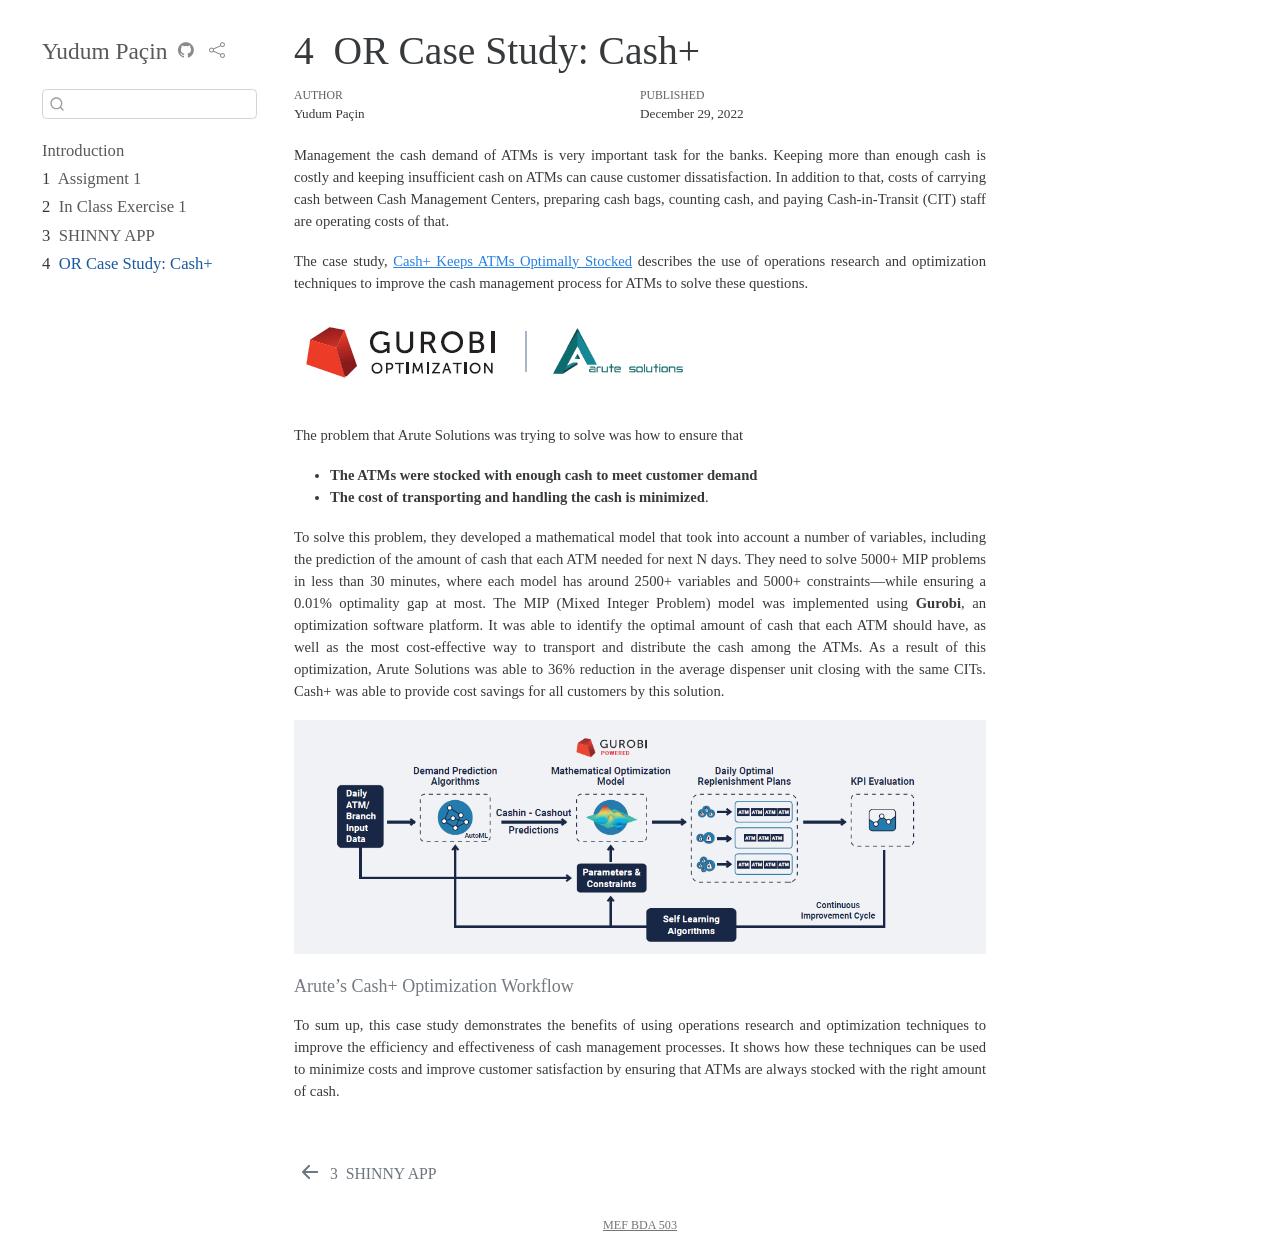
<file: docs/or.html>
<!DOCTYPE html>
<html xmlns="http://www.w3.org/1999/xhtml" lang="en" xml:lang="en"><head>

<meta charset="utf-8">
<meta name="generator" content="quarto-1.1.251">

<meta name="viewport" content="width=device-width, initial-scale=1.0, user-scalable=yes">

<meta name="author" content="Yudum Paçin">
<meta name="dcterms.date" content="2022-12-29">

<title>Yudum Paçin - 4&nbsp; OR Case Study: Cash+</title>
<style>
code{white-space: pre-wrap;}
span.smallcaps{font-variant: small-caps;}
div.columns{display: flex; gap: min(4vw, 1.5em);}
div.column{flex: auto; overflow-x: auto;}
div.hanging-indent{margin-left: 1.5em; text-indent: -1.5em;}
ul.task-list{list-style: none;}
ul.task-list li input[type="checkbox"] {
  width: 0.8em;
  margin: 0 0.8em 0.2em -1.6em;
  vertical-align: middle;
}
</style>


<script src="site_libs/quarto-nav/quarto-nav.js"></script>
<script src="site_libs/quarto-nav/headroom.min.js"></script>
<script src="site_libs/clipboard/clipboard.min.js"></script>
<script src="site_libs/quarto-search/autocomplete.umd.js"></script>
<script src="site_libs/quarto-search/fuse.min.js"></script>
<script src="site_libs/quarto-search/quarto-search.js"></script>
<meta name="quarto:offset" content="./">
<link href="./shinnyapp.html" rel="prev">
<script src="site_libs/quarto-html/quarto.js"></script>
<script src="site_libs/quarto-html/popper.min.js"></script>
<script src="site_libs/quarto-html/tippy.umd.min.js"></script>
<script src="site_libs/quarto-html/anchor.min.js"></script>
<link href="site_libs/quarto-html/tippy.css" rel="stylesheet">
<link href="site_libs/quarto-html/quarto-syntax-highlighting.css" rel="stylesheet" id="quarto-text-highlighting-styles">
<script src="site_libs/bootstrap/bootstrap.min.js"></script>
<link href="site_libs/bootstrap/bootstrap-icons.css" rel="stylesheet">
<link href="site_libs/bootstrap/bootstrap.min.css" rel="stylesheet" id="quarto-bootstrap" data-mode="light">
<script id="quarto-search-options" type="application/json">{
  "location": "sidebar",
  "copy-button": false,
  "collapse-after": 3,
  "panel-placement": "start",
  "type": "textbox",
  "limit": 20,
  "language": {
    "search-no-results-text": "No results",
    "search-matching-documents-text": "matching documents",
    "search-copy-link-title": "Copy link to search",
    "search-hide-matches-text": "Hide additional matches",
    "search-more-match-text": "more match in this document",
    "search-more-matches-text": "more matches in this document",
    "search-clear-button-title": "Clear",
    "search-detached-cancel-button-title": "Cancel",
    "search-submit-button-title": "Submit"
  }
}</script>


</head>

<body class="nav-sidebar floating">

<div id="quarto-search-results"></div>
  <header id="quarto-header" class="headroom fixed-top">
  <nav class="quarto-secondary-nav" data-bs-toggle="collapse" data-bs-target="#quarto-sidebar" aria-controls="quarto-sidebar" aria-expanded="false" aria-label="Toggle sidebar navigation" onclick="if (window.quartoToggleHeadroom) { window.quartoToggleHeadroom(); }">
    <div class="container-fluid d-flex justify-content-between">
      <h1 class="quarto-secondary-nav-title"><span class="chapter-number">4</span>&nbsp; <span class="chapter-title">OR Case Study: Cash+</span></h1>
      <button type="button" class="quarto-btn-toggle btn" aria-label="Show secondary navigation">
        <i class="bi bi-chevron-right"></i>
      </button>
    </div>
  </nav>
</header>
<!-- content -->
<div id="quarto-content" class="quarto-container page-columns page-rows-contents page-layout-article">
<!-- sidebar -->
  <nav id="quarto-sidebar" class="sidebar collapse sidebar-navigation floating overflow-auto">
    <div class="pt-lg-2 mt-2 text-left sidebar-header">
    <div class="sidebar-title mb-0 py-0">
      <a href="./">Yudum Paçin</a> 
        <div class="sidebar-tools-main">
    <a href="https://github.com/pjournal/mef06-yudumpacin" title="Source Code" class="sidebar-tool px-1"><i class="bi bi-github"></i></a>
    <a href="" title="Share" id="sidebar-tool-dropdown-0" class="sidebar-tool dropdown-toggle px-1" data-bs-toggle="dropdown" aria-expanded="false"><i class="bi bi-share"></i></a>
    <ul class="dropdown-menu" aria-labelledby="sidebar-tool-dropdown-0">
        <li>
          <a class="dropdown-item sidebar-tools-main-item" href="https://twitter.com/intent/tweet?url=|url|">
            <i class="bi bi-bi-twitter pe-1"></i>
          Twitter
          </a>
        </li>
        <li>
          <a class="dropdown-item sidebar-tools-main-item" href="https://www.facebook.com/sharer/sharer.php?u=|url|">
            <i class="bi bi-bi-facebook pe-1"></i>
          Facebook
          </a>
        </li>
    </ul>
</div>
    </div>
      </div>
      <div class="mt-2 flex-shrink-0 align-items-center">
        <div class="sidebar-search">
        <div id="quarto-search" class="" title="Search"></div>
        </div>
      </div>
    <div class="sidebar-menu-container"> 
    <ul class="list-unstyled mt-1">
        <li class="sidebar-item">
  <div class="sidebar-item-container"> 
  <a href="./index.html" class="sidebar-item-text sidebar-link">Introduction</a>
  </div>
</li>
        <li class="sidebar-item">
  <div class="sidebar-item-container"> 
  <a href="./assignment1.html" class="sidebar-item-text sidebar-link"><span class="chapter-number">1</span>&nbsp; <span class="chapter-title">Assigment 1</span></a>
  </div>
</li>
        <li class="sidebar-item">
  <div class="sidebar-item-container"> 
  <a href="./inclass1.html" class="sidebar-item-text sidebar-link"><span class="chapter-number">2</span>&nbsp; <span class="chapter-title">In Class Exercise 1</span></a>
  </div>
</li>
        <li class="sidebar-item">
  <div class="sidebar-item-container"> 
  <a href="./shinnyapp.html" class="sidebar-item-text sidebar-link"><span class="chapter-number">3</span>&nbsp; <span class="chapter-title">SHINNY APP</span></a>
  </div>
</li>
        <li class="sidebar-item">
  <div class="sidebar-item-container"> 
  <a href="./or.html" class="sidebar-item-text sidebar-link active"><span class="chapter-number">4</span>&nbsp; <span class="chapter-title">OR Case Study: Cash+</span></a>
  </div>
</li>
    </ul>
    </div>
</nav>
<!-- margin-sidebar -->
    <div id="quarto-margin-sidebar" class="sidebar margin-sidebar">
        
    </div>
<!-- main -->
<main class="content" id="quarto-document-content">

<header id="title-block-header" class="quarto-title-block default">
<div class="quarto-title">
<h1 class="title d-none d-lg-block"><span class="chapter-number">4</span>&nbsp; <span class="chapter-title">OR Case Study: Cash+</span></h1>
</div>



<div class="quarto-title-meta">

    <div>
    <div class="quarto-title-meta-heading">Author</div>
    <div class="quarto-title-meta-contents">
             <p>Yudum Paçin </p>
          </div>
  </div>
    
    <div>
    <div class="quarto-title-meta-heading">Published</div>
    <div class="quarto-title-meta-contents">
      <p class="date">December 29, 2022</p>
    </div>
  </div>
    
  </div>
  

</header>

<style>
    body { 
    font-family: Calibri;
    text-align: justify;
    font-size: 11pt;
    }
</style>
<p>Management the cash demand of ATMs is very important task for the banks. Keeping more than enough cash is costly and keeping insufficient cash on ATMs can cause customer dissatisfaction. In addition to that, costs of carrying cash between Cash Management Centers, preparing cash bags, counting cash, and paying Cash-in-Transit (CIT) staff are operating costs of that.</p>
<p>The case study, <a href="https://www.gurobi.com/case_studies/arute-solutions-cash-keeps-atms-optimally-stocked/">Cash+ Keeps ATMs Optimally Stocked</a> describes the use of operations research and optimization techniques to improve the cash management process for ATMs to solve these questions.</p>
<p><img src="images/gurobi.png" class="img-fluid"></p>
<p>The problem that Arute Solutions was trying to solve was how to ensure that</p>
<ul>
<li><strong>The ATMs were stocked with enough cash to meet customer demand</strong></li>
<li><strong>The cost of transporting and handling the cash is minimized</strong>.</li>
</ul>
<p>To solve this problem, they developed a mathematical model that took into account a number of variables, including the prediction of the amount of cash that each ATM needed for next N days. They need to solve 5000+ MIP problems in less than 30 minutes, where each model has around 2500+ variables and 5000+ constraints—while ensuring a 0.01% optimality gap at most. The MIP (Mixed Integer Problem) model was implemented using <strong>Gurobi</strong>, an optimization software platform. It was able to identify the optimal amount of cash that each ATM should have, as well as the most cost-effective way to transport and distribute the cash among the ATMs. As a result of this optimization, Arute Solutions was able to 36% reduction in the average dispenser unit closing with the same CITs. Cash+ was able to provide cost savings for all customers by this solution.</p>
<div class="quarto-figure quarto-figure-center">
<figure class="figure">
<p><img src="images/cash.png" class="img-fluid figure-img"></p>
<p></p><figcaption class="figure-caption">Arute’s Cash+ Optimization Workflow</figcaption><p></p>
</figure>
</div>
<p>To sum up, this case study demonstrates the benefits of using operations research and optimization techniques to improve the efficiency and effectiveness of cash management processes. It shows how these techniques can be used to minimize costs and improve customer satisfaction by ensuring that ATMs are always stocked with the right amount of cash.</p>



</main> <!-- /main -->
<script id="quarto-html-after-body" type="application/javascript">
window.document.addEventListener("DOMContentLoaded", function (event) {
  const toggleBodyColorMode = (bsSheetEl) => {
    const mode = bsSheetEl.getAttribute("data-mode");
    const bodyEl = window.document.querySelector("body");
    if (mode === "dark") {
      bodyEl.classList.add("quarto-dark");
      bodyEl.classList.remove("quarto-light");
    } else {
      bodyEl.classList.add("quarto-light");
      bodyEl.classList.remove("quarto-dark");
    }
  }
  const toggleBodyColorPrimary = () => {
    const bsSheetEl = window.document.querySelector("link#quarto-bootstrap");
    if (bsSheetEl) {
      toggleBodyColorMode(bsSheetEl);
    }
  }
  toggleBodyColorPrimary();  
  const icon = "";
  const anchorJS = new window.AnchorJS();
  anchorJS.options = {
    placement: 'right',
    icon: icon
  };
  anchorJS.add('.anchored');
  const clipboard = new window.ClipboardJS('.code-copy-button', {
    target: function(trigger) {
      return trigger.previousElementSibling;
    }
  });
  clipboard.on('success', function(e) {
    // button target
    const button = e.trigger;
    // don't keep focus
    button.blur();
    // flash "checked"
    button.classList.add('code-copy-button-checked');
    var currentTitle = button.getAttribute("title");
    button.setAttribute("title", "Copied!");
    setTimeout(function() {
      button.setAttribute("title", currentTitle);
      button.classList.remove('code-copy-button-checked');
    }, 1000);
    // clear code selection
    e.clearSelection();
  });
  function tippyHover(el, contentFn) {
    const config = {
      allowHTML: true,
      content: contentFn,
      maxWidth: 500,
      delay: 100,
      arrow: false,
      appendTo: function(el) {
          return el.parentElement;
      },
      interactive: true,
      interactiveBorder: 10,
      theme: 'quarto',
      placement: 'bottom-start'
    };
    window.tippy(el, config); 
  }
  const noterefs = window.document.querySelectorAll('a[role="doc-noteref"]');
  for (var i=0; i<noterefs.length; i++) {
    const ref = noterefs[i];
    tippyHover(ref, function() {
      // use id or data attribute instead here
      let href = ref.getAttribute('data-footnote-href') || ref.getAttribute('href');
      try { href = new URL(href).hash; } catch {}
      const id = href.replace(/^#\/?/, "");
      const note = window.document.getElementById(id);
      return note.innerHTML;
    });
  }
  var bibliorefs = window.document.querySelectorAll('a[role="doc-biblioref"]');
  for (var i=0; i<bibliorefs.length; i++) {
    const ref = bibliorefs[i];
    const cites = ref.parentNode.getAttribute('data-cites').split(' ');
    tippyHover(ref, function() {
      var popup = window.document.createElement('div');
      cites.forEach(function(cite) {
        var citeDiv = window.document.createElement('div');
        citeDiv.classList.add('hanging-indent');
        citeDiv.classList.add('csl-entry');
        var biblioDiv = window.document.getElementById('ref-' + cite);
        if (biblioDiv) {
          citeDiv.innerHTML = biblioDiv.innerHTML;
        }
        popup.appendChild(citeDiv);
      });
      return popup.innerHTML;
    });
  }
});
</script>
<nav class="page-navigation">
  <div class="nav-page nav-page-previous">
      <a href="./shinnyapp.html" class="pagination-link">
        <i class="bi bi-arrow-left-short"></i> <span class="nav-page-text"><span class="chapter-number">3</span>&nbsp; <span class="chapter-title">SHINNY APP</span></span>
      </a>          
  </div>
  <div class="nav-page nav-page-next">
  </div>
</nav>
</div> <!-- /content -->
<footer class="footer">
  <div class="nav-footer">
      <div class="nav-footer-center"><a href="https://mef-bda503.github.io">MEF BDA 503</a></div>
  </div>
</footer>



</body></html>
</file>
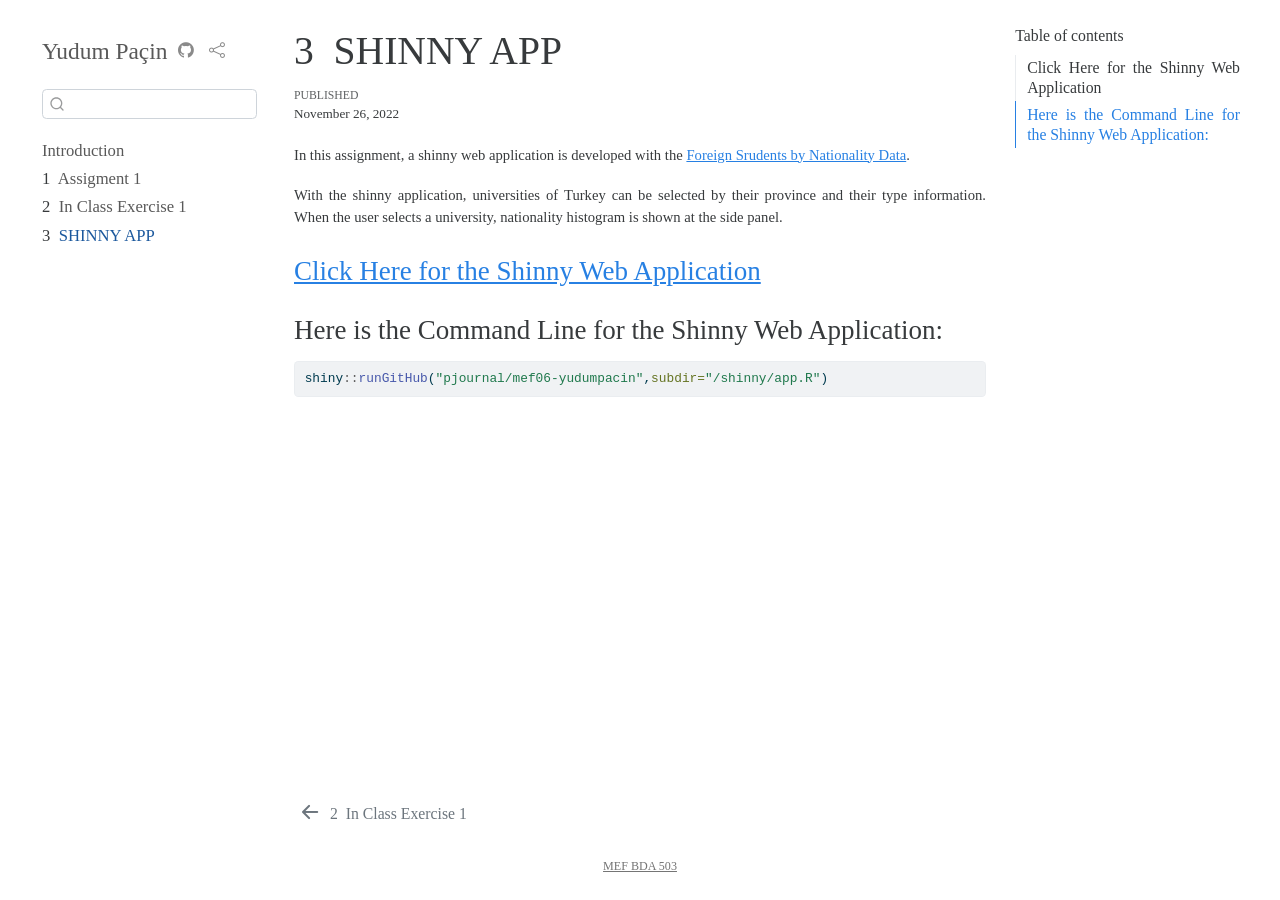
<file: docs/shinnyapp.html>
<!DOCTYPE html>
<html xmlns="http://www.w3.org/1999/xhtml" lang="en" xml:lang="en"><head>

<meta charset="utf-8">
<meta name="generator" content="quarto-1.1.251">

<meta name="viewport" content="width=device-width, initial-scale=1.0, user-scalable=yes">

<meta name="dcterms.date" content="2022-11-26">

<title>Yudum Paçin - 3&nbsp; SHINNY APP</title>
<style>
code{white-space: pre-wrap;}
span.smallcaps{font-variant: small-caps;}
div.columns{display: flex; gap: min(4vw, 1.5em);}
div.column{flex: auto; overflow-x: auto;}
div.hanging-indent{margin-left: 1.5em; text-indent: -1.5em;}
ul.task-list{list-style: none;}
ul.task-list li input[type="checkbox"] {
  width: 0.8em;
  margin: 0 0.8em 0.2em -1.6em;
  vertical-align: middle;
}
pre > code.sourceCode { white-space: pre; position: relative; }
pre > code.sourceCode > span { display: inline-block; line-height: 1.25; }
pre > code.sourceCode > span:empty { height: 1.2em; }
.sourceCode { overflow: visible; }
code.sourceCode > span { color: inherit; text-decoration: inherit; }
div.sourceCode { margin: 1em 0; }
pre.sourceCode { margin: 0; }
@media screen {
div.sourceCode { overflow: auto; }
}
@media print {
pre > code.sourceCode { white-space: pre-wrap; }
pre > code.sourceCode > span { text-indent: -5em; padding-left: 5em; }
}
pre.numberSource code
  { counter-reset: source-line 0; }
pre.numberSource code > span
  { position: relative; left: -4em; counter-increment: source-line; }
pre.numberSource code > span > a:first-child::before
  { content: counter(source-line);
    position: relative; left: -1em; text-align: right; vertical-align: baseline;
    border: none; display: inline-block;
    -webkit-touch-callout: none; -webkit-user-select: none;
    -khtml-user-select: none; -moz-user-select: none;
    -ms-user-select: none; user-select: none;
    padding: 0 4px; width: 4em;
    color: #aaaaaa;
  }
pre.numberSource { margin-left: 3em; border-left: 1px solid #aaaaaa;  padding-left: 4px; }
div.sourceCode
  {   }
@media screen {
pre > code.sourceCode > span > a:first-child::before { text-decoration: underline; }
}
code span.al { color: #ff0000; font-weight: bold; } /* Alert */
code span.an { color: #60a0b0; font-weight: bold; font-style: italic; } /* Annotation */
code span.at { color: #7d9029; } /* Attribute */
code span.bn { color: #40a070; } /* BaseN */
code span.bu { color: #008000; } /* BuiltIn */
code span.cf { color: #007020; font-weight: bold; } /* ControlFlow */
code span.ch { color: #4070a0; } /* Char */
code span.cn { color: #880000; } /* Constant */
code span.co { color: #60a0b0; font-style: italic; } /* Comment */
code span.cv { color: #60a0b0; font-weight: bold; font-style: italic; } /* CommentVar */
code span.do { color: #ba2121; font-style: italic; } /* Documentation */
code span.dt { color: #902000; } /* DataType */
code span.dv { color: #40a070; } /* DecVal */
code span.er { color: #ff0000; font-weight: bold; } /* Error */
code span.ex { } /* Extension */
code span.fl { color: #40a070; } /* Float */
code span.fu { color: #06287e; } /* Function */
code span.im { color: #008000; font-weight: bold; } /* Import */
code span.in { color: #60a0b0; font-weight: bold; font-style: italic; } /* Information */
code span.kw { color: #007020; font-weight: bold; } /* Keyword */
code span.op { color: #666666; } /* Operator */
code span.ot { color: #007020; } /* Other */
code span.pp { color: #bc7a00; } /* Preprocessor */
code span.sc { color: #4070a0; } /* SpecialChar */
code span.ss { color: #bb6688; } /* SpecialString */
code span.st { color: #4070a0; } /* String */
code span.va { color: #19177c; } /* Variable */
code span.vs { color: #4070a0; } /* VerbatimString */
code span.wa { color: #60a0b0; font-weight: bold; font-style: italic; } /* Warning */
</style>


<script src="site_libs/quarto-nav/quarto-nav.js"></script>
<script src="site_libs/quarto-nav/headroom.min.js"></script>
<script src="site_libs/clipboard/clipboard.min.js"></script>
<script src="site_libs/quarto-search/autocomplete.umd.js"></script>
<script src="site_libs/quarto-search/fuse.min.js"></script>
<script src="site_libs/quarto-search/quarto-search.js"></script>
<meta name="quarto:offset" content="./">
<link href="./inclass1.html" rel="prev">
<script src="site_libs/quarto-html/quarto.js"></script>
<script src="site_libs/quarto-html/popper.min.js"></script>
<script src="site_libs/quarto-html/tippy.umd.min.js"></script>
<script src="site_libs/quarto-html/anchor.min.js"></script>
<link href="site_libs/quarto-html/tippy.css" rel="stylesheet">
<link href="site_libs/quarto-html/quarto-syntax-highlighting.css" rel="stylesheet" id="quarto-text-highlighting-styles">
<script src="site_libs/bootstrap/bootstrap.min.js"></script>
<link href="site_libs/bootstrap/bootstrap-icons.css" rel="stylesheet">
<link href="site_libs/bootstrap/bootstrap.min.css" rel="stylesheet" id="quarto-bootstrap" data-mode="light">
<script id="quarto-search-options" type="application/json">{
  "location": "sidebar",
  "copy-button": false,
  "collapse-after": 3,
  "panel-placement": "start",
  "type": "textbox",
  "limit": 20,
  "language": {
    "search-no-results-text": "No results",
    "search-matching-documents-text": "matching documents",
    "search-copy-link-title": "Copy link to search",
    "search-hide-matches-text": "Hide additional matches",
    "search-more-match-text": "more match in this document",
    "search-more-matches-text": "more matches in this document",
    "search-clear-button-title": "Clear",
    "search-detached-cancel-button-title": "Cancel",
    "search-submit-button-title": "Submit"
  }
}</script>


</head>

<body class="nav-sidebar floating">

<div id="quarto-search-results"></div>
  <header id="quarto-header" class="headroom fixed-top">
  <nav class="quarto-secondary-nav" data-bs-toggle="collapse" data-bs-target="#quarto-sidebar" aria-controls="quarto-sidebar" aria-expanded="false" aria-label="Toggle sidebar navigation" onclick="if (window.quartoToggleHeadroom) { window.quartoToggleHeadroom(); }">
    <div class="container-fluid d-flex justify-content-between">
      <h1 class="quarto-secondary-nav-title"><span class="chapter-number">3</span>&nbsp; <span class="chapter-title">SHINNY APP</span></h1>
      <button type="button" class="quarto-btn-toggle btn" aria-label="Show secondary navigation">
        <i class="bi bi-chevron-right"></i>
      </button>
    </div>
  </nav>
</header>
<!-- content -->
<div id="quarto-content" class="quarto-container page-columns page-rows-contents page-layout-article">
<!-- sidebar -->
  <nav id="quarto-sidebar" class="sidebar collapse sidebar-navigation floating overflow-auto">
    <div class="pt-lg-2 mt-2 text-left sidebar-header">
    <div class="sidebar-title mb-0 py-0">
      <a href="./">Yudum Paçin</a> 
        <div class="sidebar-tools-main">
    <a href="https://github.com/pjournal/mef06-yudumpacin" title="Source Code" class="sidebar-tool px-1"><i class="bi bi-github"></i></a>
    <a href="" title="Share" id="sidebar-tool-dropdown-0" class="sidebar-tool dropdown-toggle px-1" data-bs-toggle="dropdown" aria-expanded="false"><i class="bi bi-share"></i></a>
    <ul class="dropdown-menu" aria-labelledby="sidebar-tool-dropdown-0">
        <li>
          <a class="dropdown-item sidebar-tools-main-item" href="https://twitter.com/intent/tweet?url=|url|">
            <i class="bi bi-bi-twitter pe-1"></i>
          Twitter
          </a>
        </li>
        <li>
          <a class="dropdown-item sidebar-tools-main-item" href="https://www.facebook.com/sharer/sharer.php?u=|url|">
            <i class="bi bi-bi-facebook pe-1"></i>
          Facebook
          </a>
        </li>
    </ul>
</div>
    </div>
      </div>
      <div class="mt-2 flex-shrink-0 align-items-center">
        <div class="sidebar-search">
        <div id="quarto-search" class="" title="Search"></div>
        </div>
      </div>
    <div class="sidebar-menu-container"> 
    <ul class="list-unstyled mt-1">
        <li class="sidebar-item">
  <div class="sidebar-item-container"> 
  <a href="./index.html" class="sidebar-item-text sidebar-link">Introduction</a>
  </div>
</li>
        <li class="sidebar-item">
  <div class="sidebar-item-container"> 
  <a href="./assignment1.html" class="sidebar-item-text sidebar-link"><span class="chapter-number">1</span>&nbsp; <span class="chapter-title">Assigment 1</span></a>
  </div>
</li>
        <li class="sidebar-item">
  <div class="sidebar-item-container"> 
  <a href="./inclass1.html" class="sidebar-item-text sidebar-link"><span class="chapter-number">2</span>&nbsp; <span class="chapter-title">In Class Exercise 1</span></a>
  </div>
</li>
        <li class="sidebar-item">
  <div class="sidebar-item-container"> 
  <a href="./shinnyapp.html" class="sidebar-item-text sidebar-link active"><span class="chapter-number">3</span>&nbsp; <span class="chapter-title">SHINNY APP</span></a>
  </div>
</li>
    </ul>
    </div>
</nav>
<!-- margin-sidebar -->
    <div id="quarto-margin-sidebar" class="sidebar margin-sidebar">
        <nav id="TOC" role="doc-toc" class="toc-active">
    <h2 id="toc-title">Table of contents</h2>
   
  <ul>
  <li><a href="#click-here-for-the-shinny-web-application" id="toc-click-here-for-the-shinny-web-application" class="nav-link active" data-scroll-target="#click-here-for-the-shinny-web-application">Click Here for the Shinny Web Application</a></li>
  <li><a href="#here-is-the-command-line-for-the-shinny-web-application" id="toc-here-is-the-command-line-for-the-shinny-web-application" class="nav-link" data-scroll-target="#here-is-the-command-line-for-the-shinny-web-application">Here is the Command Line for the Shinny Web Application:</a></li>
  </ul>
</nav>
    </div>
<!-- main -->
<main class="content" id="quarto-document-content">

<header id="title-block-header" class="quarto-title-block default">
<div class="quarto-title">
<h1 class="title d-none d-lg-block"><span class="chapter-number">3</span>&nbsp; <span class="chapter-title">SHINNY APP</span></h1>
</div>



<div class="quarto-title-meta">

    
    <div>
    <div class="quarto-title-meta-heading">Published</div>
    <div class="quarto-title-meta-contents">
      <p class="date">November 26, 2022</p>
    </div>
  </div>
    
  </div>
  

</header>

<style>
    body { 
    font-family: Calibri;
    text-align: justify;
    font-size: 11pt;
    div.hidecode + pre {display: none}
    }
</style>
<p>In this assignment, a shinny web application is developed with the <a href="https://github.com/berkorbay/datasets/raw/master/foreign_students/foreign_students_by_nationality_2021_2022.xlsx">Foreign Srudents by Nationality Data</a>.</p>
<p>With the shinny application, universities of Turkey can be selected by their province and their type information. When the user selects a university, nationality histogram is shown at the side panel.</p>
<section id="click-here-for-the-shinny-web-application" class="level3">
<h3 class="anchored" data-anchor-id="click-here-for-the-shinny-web-application"><a href="https://44zj2p-yudum-pa0in.shinyapps.io/shinny/">Click Here for the Shinny Web Application</a></h3>
</section>
<section id="here-is-the-command-line-for-the-shinny-web-application" class="level3">
<h3 class="anchored" data-anchor-id="here-is-the-command-line-for-the-shinny-web-application">Here is the Command Line for the Shinny Web Application:</h3>
<div class="cell">
<div class="sourceCode cell-code" id="cb1"><pre class="sourceCode r code-with-copy"><code class="sourceCode r"><span id="cb1-1"><a href="#cb1-1" aria-hidden="true" tabindex="-1"></a>shiny<span class="sc">::</span><span class="fu">runGitHub</span>(<span class="st">"pjournal/mef06-yudumpacin"</span>,<span class="at">subdir=</span><span class="st">"/shinny/app.R"</span>)</span></code><button title="Copy to Clipboard" class="code-copy-button"><i class="bi"></i></button></pre></div>
</div>


</section>

</main> <!-- /main -->
<script id="quarto-html-after-body" type="application/javascript">
window.document.addEventListener("DOMContentLoaded", function (event) {
  const toggleBodyColorMode = (bsSheetEl) => {
    const mode = bsSheetEl.getAttribute("data-mode");
    const bodyEl = window.document.querySelector("body");
    if (mode === "dark") {
      bodyEl.classList.add("quarto-dark");
      bodyEl.classList.remove("quarto-light");
    } else {
      bodyEl.classList.add("quarto-light");
      bodyEl.classList.remove("quarto-dark");
    }
  }
  const toggleBodyColorPrimary = () => {
    const bsSheetEl = window.document.querySelector("link#quarto-bootstrap");
    if (bsSheetEl) {
      toggleBodyColorMode(bsSheetEl);
    }
  }
  toggleBodyColorPrimary();  
  const icon = "";
  const anchorJS = new window.AnchorJS();
  anchorJS.options = {
    placement: 'right',
    icon: icon
  };
  anchorJS.add('.anchored');
  const clipboard = new window.ClipboardJS('.code-copy-button', {
    target: function(trigger) {
      return trigger.previousElementSibling;
    }
  });
  clipboard.on('success', function(e) {
    // button target
    const button = e.trigger;
    // don't keep focus
    button.blur();
    // flash "checked"
    button.classList.add('code-copy-button-checked');
    var currentTitle = button.getAttribute("title");
    button.setAttribute("title", "Copied!");
    setTimeout(function() {
      button.setAttribute("title", currentTitle);
      button.classList.remove('code-copy-button-checked');
    }, 1000);
    // clear code selection
    e.clearSelection();
  });
  function tippyHover(el, contentFn) {
    const config = {
      allowHTML: true,
      content: contentFn,
      maxWidth: 500,
      delay: 100,
      arrow: false,
      appendTo: function(el) {
          return el.parentElement;
      },
      interactive: true,
      interactiveBorder: 10,
      theme: 'quarto',
      placement: 'bottom-start'
    };
    window.tippy(el, config); 
  }
  const noterefs = window.document.querySelectorAll('a[role="doc-noteref"]');
  for (var i=0; i<noterefs.length; i++) {
    const ref = noterefs[i];
    tippyHover(ref, function() {
      // use id or data attribute instead here
      let href = ref.getAttribute('data-footnote-href') || ref.getAttribute('href');
      try { href = new URL(href).hash; } catch {}
      const id = href.replace(/^#\/?/, "");
      const note = window.document.getElementById(id);
      return note.innerHTML;
    });
  }
  var bibliorefs = window.document.querySelectorAll('a[role="doc-biblioref"]');
  for (var i=0; i<bibliorefs.length; i++) {
    const ref = bibliorefs[i];
    const cites = ref.parentNode.getAttribute('data-cites').split(' ');
    tippyHover(ref, function() {
      var popup = window.document.createElement('div');
      cites.forEach(function(cite) {
        var citeDiv = window.document.createElement('div');
        citeDiv.classList.add('hanging-indent');
        citeDiv.classList.add('csl-entry');
        var biblioDiv = window.document.getElementById('ref-' + cite);
        if (biblioDiv) {
          citeDiv.innerHTML = biblioDiv.innerHTML;
        }
        popup.appendChild(citeDiv);
      });
      return popup.innerHTML;
    });
  }
});
</script>
<nav class="page-navigation">
  <div class="nav-page nav-page-previous">
      <a href="./inclass1.html" class="pagination-link">
        <i class="bi bi-arrow-left-short"></i> <span class="nav-page-text"><span class="chapter-number">2</span>&nbsp; <span class="chapter-title">In Class Exercise 1</span></span>
      </a>          
  </div>
  <div class="nav-page nav-page-next">
  </div>
</nav>
</div> <!-- /content -->
<footer class="footer">
  <div class="nav-footer">
      <div class="nav-footer-center"><a href="https://mef-bda503.github.io">MEF BDA 503</a></div>
  </div>
</footer>



</body></html>
</file>
<file: docs/site_libs/quarto-html/tippy.css>
.tippy-box[data-animation=fade][data-state=hidden]{opacity:0}[data-tippy-root]{max-width:calc(100vw - 10px)}.tippy-box{position:relative;background-color:#333;color:#fff;border-radius:4px;font-size:14px;line-height:1.4;white-space:normal;outline:0;transition-property:transform,visibility,opacity}.tippy-box[data-placement^=top]>.tippy-arrow{bottom:0}.tippy-box[data-placement^=top]>.tippy-arrow:before{bottom:-7px;left:0;border-width:8px 8px 0;border-top-color:initial;transform-origin:center top}.tippy-box[data-placement^=bottom]>.tippy-arrow{top:0}.tippy-box[data-placement^=bottom]>.tippy-arrow:before{top:-7px;left:0;border-width:0 8px 8px;border-bottom-color:initial;transform-origin:center bottom}.tippy-box[data-placement^=left]>.tippy-arrow{right:0}.tippy-box[data-placement^=left]>.tippy-arrow:before{border-width:8px 0 8px 8px;border-left-color:initial;right:-7px;transform-origin:center left}.tippy-box[data-placement^=right]>.tippy-arrow{left:0}.tippy-box[data-placement^=right]>.tippy-arrow:before{left:-7px;border-width:8px 8px 8px 0;border-right-color:initial;transform-origin:center right}.tippy-box[data-inertia][data-state=visible]{transition-timing-function:cubic-bezier(.54,1.5,.38,1.11)}.tippy-arrow{width:16px;height:16px;color:#333}.tippy-arrow:before{content:"";position:absolute;border-color:transparent;border-style:solid}.tippy-content{position:relative;padding:5px 9px;z-index:1}
</file>
<file: docs/site_libs/quarto-html/quarto-syntax-highlighting.css>
/* quarto syntax highlight colors */
:root {
  --quarto-hl-ot-color: #003B4F;
  --quarto-hl-at-color: #657422;
  --quarto-hl-ss-color: #20794D;
  --quarto-hl-an-color: #5E5E5E;
  --quarto-hl-fu-color: #4758AB;
  --quarto-hl-st-color: #20794D;
  --quarto-hl-cf-color: #003B4F;
  --quarto-hl-op-color: #5E5E5E;
  --quarto-hl-er-color: #AD0000;
  --quarto-hl-bn-color: #AD0000;
  --quarto-hl-al-color: #AD0000;
  --quarto-hl-va-color: #111111;
  --quarto-hl-bu-color: inherit;
  --quarto-hl-ex-color: inherit;
  --quarto-hl-pp-color: #AD0000;
  --quarto-hl-in-color: #5E5E5E;
  --quarto-hl-vs-color: #20794D;
  --quarto-hl-wa-color: #5E5E5E;
  --quarto-hl-do-color: #5E5E5E;
  --quarto-hl-im-color: #00769E;
  --quarto-hl-ch-color: #20794D;
  --quarto-hl-dt-color: #AD0000;
  --quarto-hl-fl-color: #AD0000;
  --quarto-hl-co-color: #5E5E5E;
  --quarto-hl-cv-color: #5E5E5E;
  --quarto-hl-cn-color: #8f5902;
  --quarto-hl-sc-color: #5E5E5E;
  --quarto-hl-dv-color: #AD0000;
  --quarto-hl-kw-color: #003B4F;
}

/* other quarto variables */
:root {
  --quarto-font-monospace: SFMono-Regular, Menlo, Monaco, Consolas, "Liberation Mono", "Courier New", monospace;
}

pre > code.sourceCode > span {
  color: #003B4F;
}

code span {
  color: #003B4F;
}

code.sourceCode > span {
  color: #003B4F;
}

div.sourceCode,
div.sourceCode pre.sourceCode {
  color: #003B4F;
}

code span.ot {
  color: #003B4F;
}

code span.at {
  color: #657422;
}

code span.ss {
  color: #20794D;
}

code span.an {
  color: #5E5E5E;
}

code span.fu {
  color: #4758AB;
}

code span.st {
  color: #20794D;
}

code span.cf {
  color: #003B4F;
}

code span.op {
  color: #5E5E5E;
}

code span.er {
  color: #AD0000;
}

code span.bn {
  color: #AD0000;
}

code span.al {
  color: #AD0000;
}

code span.va {
  color: #111111;
}

code span.pp {
  color: #AD0000;
}

code span.in {
  color: #5E5E5E;
}

code span.vs {
  color: #20794D;
}

code span.wa {
  color: #5E5E5E;
  font-style: italic;
}

code span.do {
  color: #5E5E5E;
  font-style: italic;
}

code span.im {
  color: #00769E;
}

code span.ch {
  color: #20794D;
}

code span.dt {
  color: #AD0000;
}

code span.fl {
  color: #AD0000;
}

code span.co {
  color: #5E5E5E;
}

code span.cv {
  color: #5E5E5E;
  font-style: italic;
}

code span.cn {
  color: #8f5902;
}

code span.sc {
  color: #5E5E5E;
}

code span.dv {
  color: #AD0000;
}

code span.kw {
  color: #003B4F;
}

.prevent-inlining {
  content: "</";
}

/*# sourceMappingURL=debc5d5d77c3f9108843748ff7464032.css.map */
</file>
